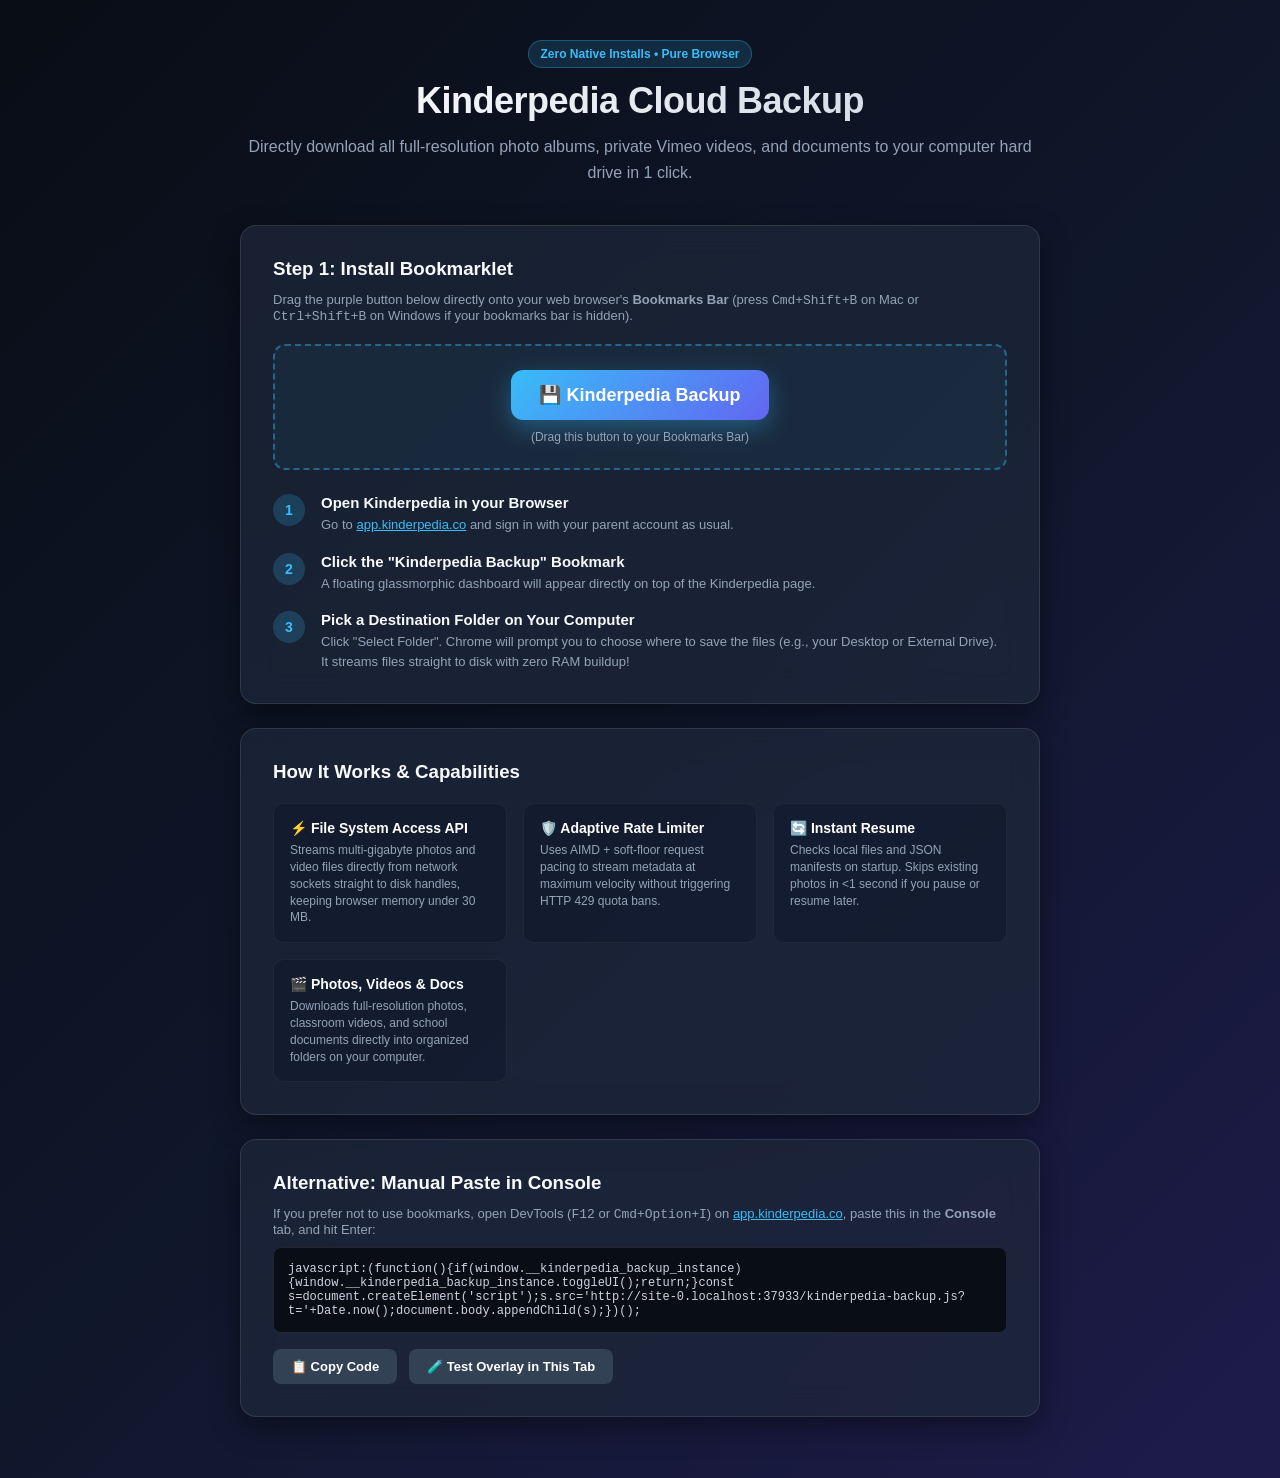
<file: index.html>
<!DOCTYPE html>
<html lang="en">
<head>
  <meta charset="UTF-8">
  <meta name="viewport" content="width=device-width, initial-scale=1.0">
  <title>Kinderpedia Cloud Backup — 1-Click Bookmarklet</title>
  <link rel="icon" type="image/svg+xml" href="favicon.svg">
  <link rel="alternate icon" type="image/png" href="favicon.png">
  <style>
    :root {
      --primary: #38bdf8;
      --primary-hover: #0284c7;
      --bg: #0f172a;
      --card-bg: rgba(30, 41, 59, 0.7);
      --border: rgba(255, 255, 255, 0.1);
      --text: #f8fafc;
      --text-muted: #94a3b8;
    }
    * { box-sizing: border-box; margin: 0; padding: 0; }
    body {
      font-family: -apple-system, BlinkMacSystemFont, "Segoe UI", Roboto, sans-serif;
      background: linear-gradient(135deg, #090d16 0%, #0f172a 50%, #1e1b4b 100%);
      color: var(--text);
      min-height: 100vh;
      display: flex;
      flex-direction: column;
      align-items: center;
      padding: 40px 20px;
    }
    .container {
      max-width: 800px;
      width: 100%;
    }
    header {
      text-align: center;
      margin-bottom: 40px;
    }
    .badge {
      display: inline-block;
      padding: 6px 12px;
      border-radius: 999px;
      background: rgba(56, 189, 248, 0.15);
      color: var(--primary);
      border: 1px solid rgba(56, 189, 248, 0.3);
      font-size: 12px;
      font-weight: 600;
      margin-bottom: 12px;
    }
    h1 {
      font-size: 36px;
      font-weight: 800;
      letter-spacing: -0.5px;
      margin-bottom: 12px;
      background: linear-gradient(90deg, #fff 0%, #cbd5e1 100%);
      -webkit-background-clip: text;
      -webkit-text-fill-color: transparent;
    }
    p.subtitle {
      font-size: 16px;
      color: var(--text-muted);
      line-height: 1.6;
    }
    .card {
      background: var(--card-bg);
      backdrop-filter: blur(16px);
      border: 1px solid var(--border);
      border-radius: 16px;
      padding: 32px;
      margin-bottom: 24px;
      box-shadow: 0 10px 30px rgba(0, 0, 0, 0.4);
    }
    .bookmark-cta {
      text-align: center;
      padding: 24px;
      background: rgba(56, 189, 248, 0.05);
      border: 2px dashed rgba(56, 189, 248, 0.4);
      border-radius: 12px;
      margin: 20px 0;
    }
    .bookmarklet-btn {
      display: inline-flex;
      align-items: center;
      gap: 10px;
      background: linear-gradient(135deg, #38bdf8 0%, #6366f1 100%);
      color: #fff;
      font-size: 18px;
      font-weight: 700;
      padding: 14px 28px;
      border-radius: 12px;
      text-decoration: none;
      box-shadow: 0 8px 24px rgba(56, 189, 248, 0.35);
      cursor: grab;
      user-select: none;
      transition: transform 0.15s ease, box-shadow 0.15s ease;
    }
    .bookmarklet-btn:hover {
      transform: translateY(-2px);
      box-shadow: 0 12px 32px rgba(56, 189, 248, 0.5);
    }
    .bookmarklet-btn:active {
      cursor: grabbing;
    }
    .steps {
      display: flex;
      flex-direction: column;
      gap: 18px;
      margin-top: 24px;
    }
    .step-item {
      display: flex;
      gap: 16px;
      align-items: flex-start;
    }
    .step-num {
      width: 32px;
      height: 32px;
      border-radius: 50%;
      background: rgba(56, 189, 248, 0.2);
      color: var(--primary);
      display: flex;
      align-items: center;
      justify-content: center;
      font-weight: 700;
      font-size: 14px;
      flex-shrink: 0;
    }
    .step-text h4 {
      font-size: 15px;
      font-weight: 600;
      margin-bottom: 4px;
    }
    .step-text p {
      font-size: 13px;
      color: var(--text-muted);
      line-height: 1.5;
    }
    .code-box {
      background: #090d16;
      border: 1px solid var(--border);
      border-radius: 8px;
      padding: 14px;
      font-family: ui-monospace, Menlo, monospace;
      font-size: 12px;
      color: #cbd5e1;
      overflow-x: auto;
      margin-top: 10px;
    }
    .features-grid {
      display: grid;
      grid-template-columns: repeat(auto-fit, minmax(220px, 1fr));
      gap: 16px;
      margin-top: 20px;
    }
    .feature-card {
      background: rgba(15, 23, 42, 0.5);
      border: 1px solid rgba(255, 255, 255, 0.05);
      padding: 16px;
      border-radius: 10px;
    }
    .feature-card h5 {
      font-size: 14px;
      color: #fff;
      margin-bottom: 6px;
      display: flex;
      align-items: center;
      gap: 6px;
    }
    .feature-card p {
      font-size: 12px;
      color: var(--text-muted);
      line-height: 1.4;
    }
    .test-actions {
      display: flex;
      gap: 12px;
      margin-top: 16px;
    }
    .btn {
      padding: 10px 18px;
      border-radius: 8px;
      font-weight: 600;
      font-size: 13px;
      border: none;
      cursor: pointer;
      transition: background 0.15s ease;
    }
    .btn-secondary {
      background: #334155;
      color: #fff;
    }
    .btn-secondary:hover {
      background: #475569;
    }
  </style>
</head>
<body>
  <div class="container">
    <header>
      <span class="badge">Zero Native Installs • Pure Browser</span>
      <h1>Kinderpedia Cloud Backup</h1>
      <p class="subtitle">Directly download all full-resolution photo albums, private Vimeo videos, and documents to your computer hard drive in 1 click.</p>
    </header>

    <div class="card">
      <h3 style="margin-bottom: 12px;">Step 1: Install Bookmarklet</h3>
      <p style="font-size: 13px; color: var(--text-muted);">
        Drag the purple button below directly onto your web browser's <b>Bookmarks Bar</b> (press <kbd>Cmd</kbd>+<kbd>Shift</kbd>+<kbd>B</kbd> on Mac or <kbd>Ctrl</kbd>+<kbd>Shift</kbd>+<kbd>B</kbd> on Windows if your bookmarks bar is hidden).
      </p>

      <div class="bookmark-cta">
        <a id="bookmarklet-link" class="bookmarklet-btn" href="#">
          💾 Kinderpedia Backup
        </a>
        <div style="font-size: 12px; color: var(--text-muted); margin-top: 10px;">
          (Drag this button to your Bookmarks Bar)
        </div>
      </div>

      <div class="steps">
        <div class="step-item">
          <div class="step-num">1</div>
          <div class="step-text">
            <h4>Open Kinderpedia in your Browser</h4>
            <p>Go to <a href="https://app.kinderpedia.co" target="_blank" style="color:var(--primary);">app.kinderpedia.co</a> and sign in with your parent account as usual.</p>
          </div>
        </div>

        <div class="step-item">
          <div class="step-num">2</div>
          <div class="step-text">
            <h4>Click the "Kinderpedia Backup" Bookmark</h4>
            <p>A floating glassmorphic dashboard will appear directly on top of the Kinderpedia page.</p>
          </div>
        </div>

        <div class="step-item">
          <div class="step-num">3</div>
          <div class="step-text">
            <h4>Pick a Destination Folder on Your Computer</h4>
            <p>Click "Select Folder". Chrome will prompt you to choose where to save the files (e.g., your Desktop or External Drive). It streams files straight to disk with zero RAM buildup!</p>
          </div>
        </div>
      </div>
    </div>

    <div class="card">
      <h3 style="margin-bottom: 12px;">How It Works & Capabilities</h3>
      <div class="features-grid">
        <div class="feature-card">
          <h5>⚡ File System Access API</h5>
          <p>Streams multi-gigabyte photos and video files directly from network sockets straight to disk handles, keeping browser memory under 30 MB.</p>
        </div>
        <div class="feature-card">
          <h5>🛡️ Adaptive Rate Limiter</h5>
          <p>Uses AIMD + soft-floor request pacing to stream metadata at maximum velocity without triggering HTTP 429 quota bans.</p>
        </div>
        <div class="feature-card">
          <h5>🔄 Instant Resume</h5>
          <p>Checks local files and JSON manifests on startup. Skips existing photos in &lt;1 second if you pause or resume later.</p>
        </div>
        <div class="feature-card">
          <h5>🎬 Photos, Videos & Docs</h5>
          <p>Downloads full-resolution photos, classroom videos, and school documents directly into organized folders on your computer.</p>
        </div>
      </div>
    </div>

    <div class="card">
      <h3 style="margin-bottom: 12px;">Alternative: Manual Paste in Console</h3>
      <p style="font-size: 13px; color: var(--text-muted); margin-bottom: 10px;">
        If you prefer not to use bookmarks, open DevTools (<kbd>F12</kbd> or <kbd>Cmd</kbd>+<kbd>Option</kbd>+<kbd>I</kbd>) on <a href="https://app.kinderpedia.co" target="_blank" style="color:var(--primary);">app.kinderpedia.co</a>, paste this in the <b>Console</b> tab, and hit Enter:
      </p>
      <div class="code-box" id="raw-code">
        // Generating bookmarklet code...
      </div>
      <div class="test-actions">
        <button id="copy-btn" class="btn btn-secondary">📋 Copy Code</button>
        <button id="launch-test-btn" class="btn btn-secondary">🧪 Test Overlay in This Tab</button>
      </div>
    </div>
  </div>

  <script>
    // Construct dynamic loader bookmarklet
    const currentOrigin = window.location.origin;
    const scriptUrl = new URL("kinderpedia-backup.js", window.location.href).href;

    const bookmarkletCode = `javascript:(function(){if(window.__kinderpedia_backup_instance){window.__kinderpedia_backup_instance.toggleUI();return;}const s=document.createElement('script');s.src='${scriptUrl}?t='+Date.now();document.body.appendChild(s);})();`;

    document.getElementById("bookmarklet-link").setAttribute("href", bookmarkletCode);
    document.getElementById("raw-code").textContent = bookmarkletCode;

    document.getElementById("copy-btn").addEventListener("click", () => {
      navigator.clipboard.writeText(bookmarkletCode).then(() => {
        alert("Bookmarklet code copied to clipboard! Paste it into Chrome Console on app.kinderpedia.co");
      });
    });

    document.getElementById("launch-test-btn").addEventListener("click", () => {
      const s = document.createElement("script");
      s.src = "kinderpedia-backup.js?t=" + Date.now();
      document.body.appendChild(s);
    });
  </script>
</body>
</html>
</file>
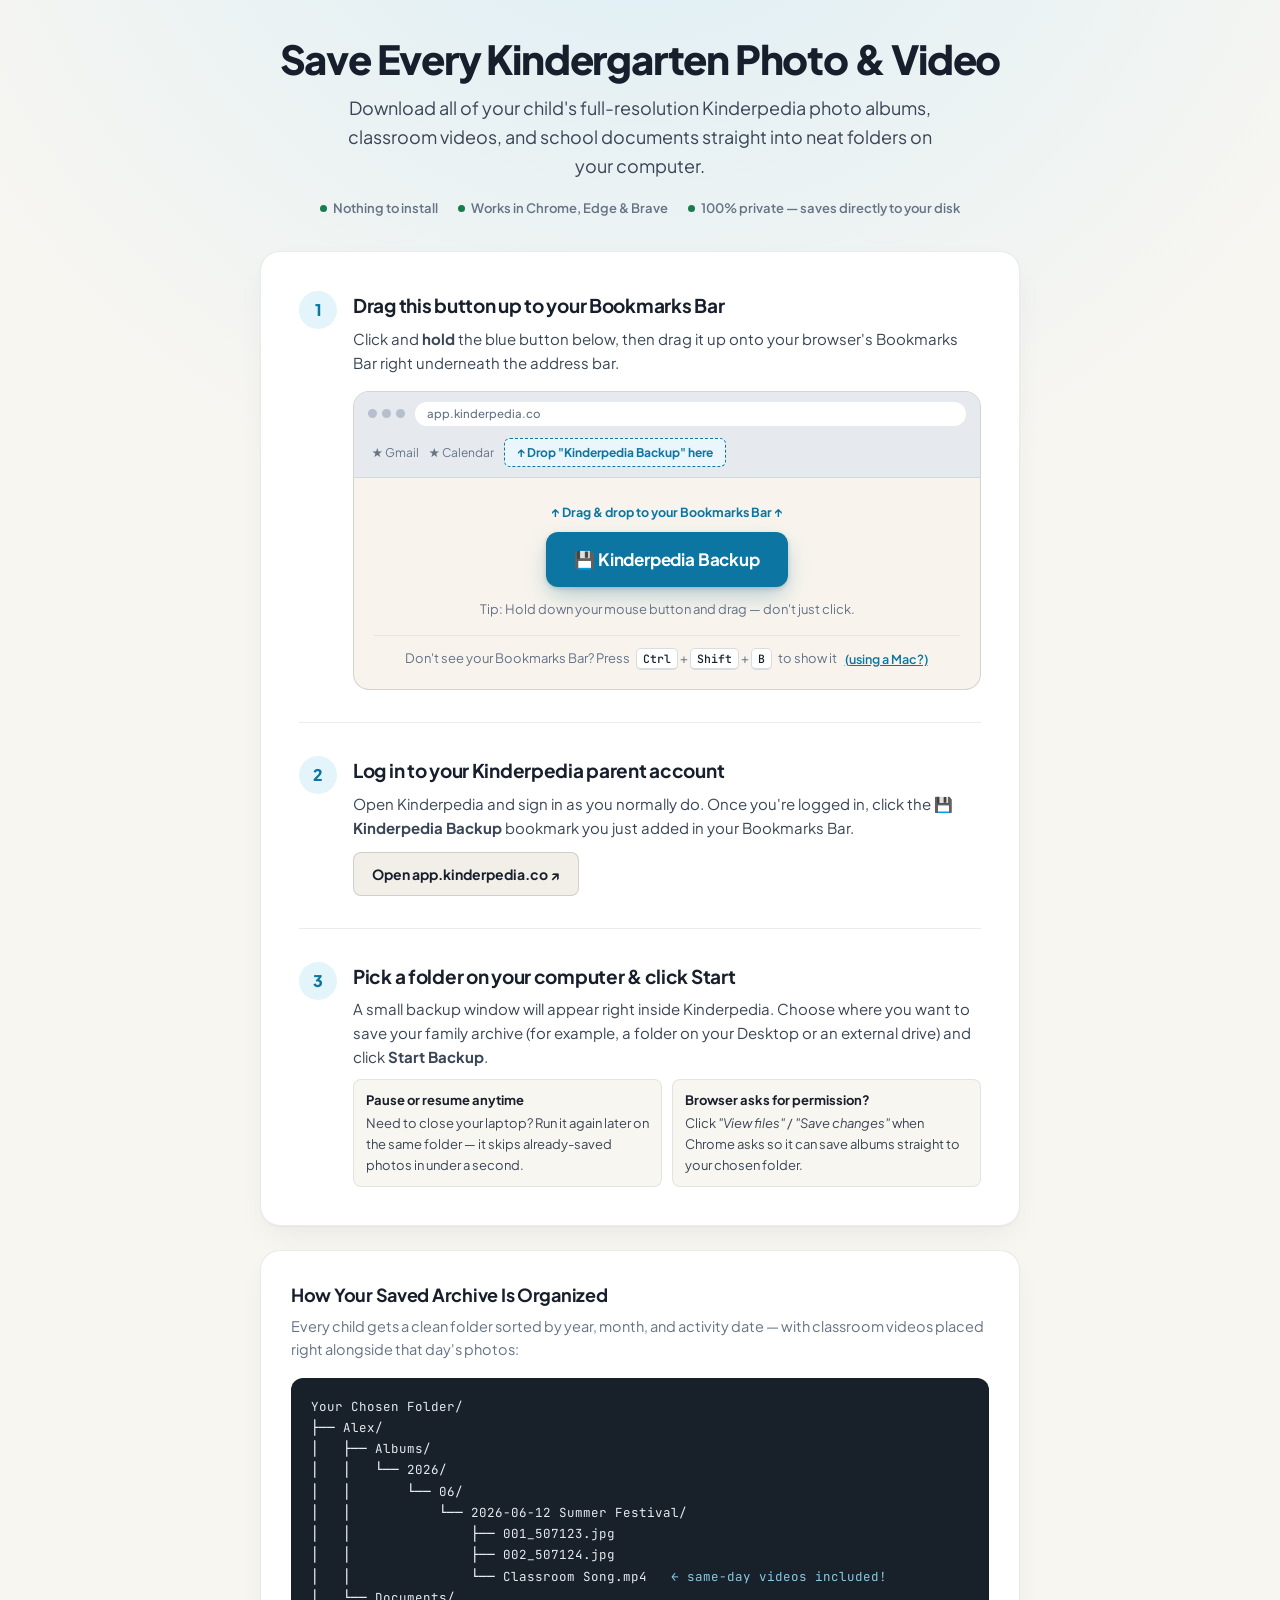
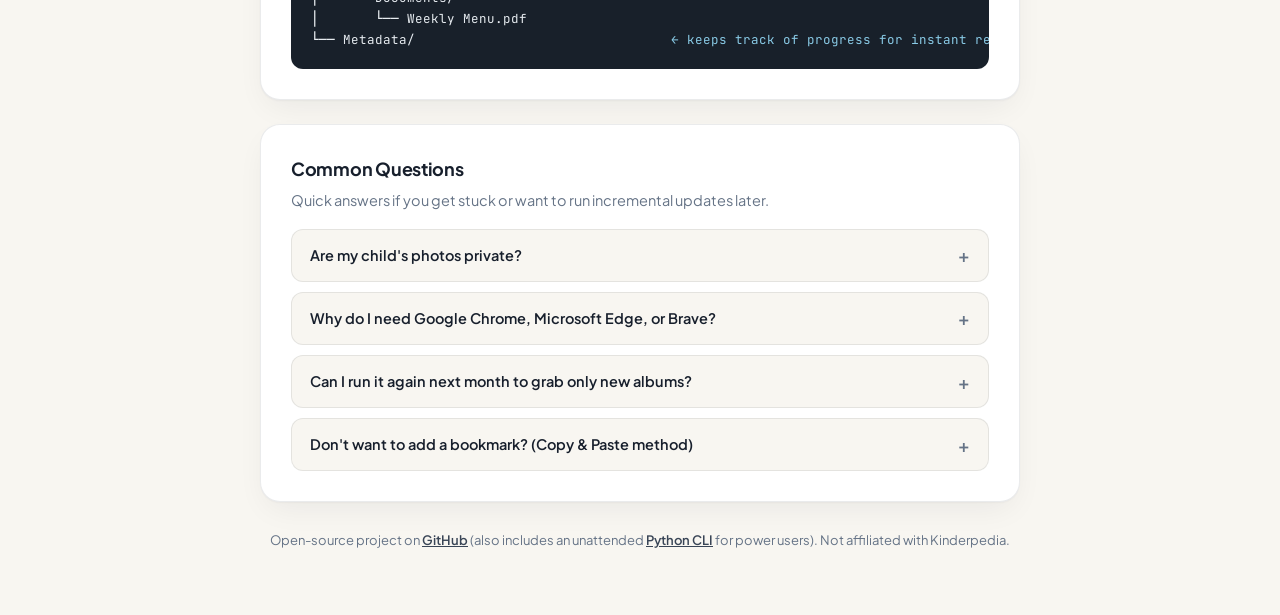
<file: bookmarklet/index.html>
<!DOCTYPE html>
<html lang="en">
<head>
  <meta charset="UTF-8">
  <meta name="viewport" content="width=device-width, initial-scale=1.0">
  <title>Kinderpedia Backup — Save All Your Child's Photos &amp; Videos in 3 Steps</title>
  <meta name="description" content="Free 1-click browser bookmarklet for parents to download all full-resolution Kinderpedia photo albums, classroom videos, and documents directly to their computer.">
  <link rel="icon" type="image/svg+xml" href="favicon.svg">
  <link rel="alternate icon" type="image/png" href="favicon.png">
  <link rel="preconnect" href="https://fonts.googleapis.com">
  <link rel="preconnect" href="https://fonts.gstatic.com" crossorigin>
  <link href="https://fonts.googleapis.com/css2?family=JetBrains+Mono:wght@500&family=Plus+Jakarta+Sans:wght@400;500;600;700;800&display=swap" rel="stylesheet">
  <style>
    :root {
      --bg-page: hsl(38, 35%, 96%);
      --bg-surface: hsl(0, 0%, 100%);
      --bg-subtle: hsl(38, 28%, 93%);
      --bg-warm-tint: hsl(38, 45%, 95%);
      --ink-strong: hsl(215, 32%, 13%);
      --ink-body: hsl(215, 20%, 28%);
      --ink-muted: hsl(215, 14%, 46%);
      --accent: hsl(198, 86%, 34%);
      --accent-hover: hsl(198, 90%, 28%);
      --accent-soft: hsl(198, 75%, 94%);
      --success: hsl(152, 68%, 29%);
      --success-soft: hsl(152, 55%, 93%);
      --warn-bg: hsl(36, 95%, 94%);
      --warn-ink: hsl(28, 78%, 26%);
      --line: hsla(215, 25%, 15%, 0.09);
      --line-strong: hsla(215, 25%, 15%, 0.16);
      --shadow-card:
        0 1px 2px hsla(215, 30%, 12%, 0.04),
        0 12px 32px -8px hsla(215, 30%, 12%, 0.07);
      --shadow-btn:
        0 2px 4px hsla(198, 86%, 20%, 0.18),
        0 10px 24px -4px hsla(198, 86%, 28%, 0.32);
      --radius-lg: 20px;
      --radius-md: 12px;
      --radius-sm: 8px;
    }

    * {
      box-sizing: border-box;
      margin: 0;
      padding: 0;
    }

    body {
      font-family: "Plus Jakarta Sans", -apple-system, BlinkMacSystemFont, "Segoe UI", sans-serif;
      background-color: var(--bg-page);
      background-image: radial-gradient(ellipse 90% 50% at 50% -10%, hsl(198, 60%, 91%), transparent 70%);
      color: var(--ink-body);
      line-height: 1.6;
      -webkit-font-smoothing: antialiased;
      padding: 36px 18px 64px;
    }

    .page-shell {
      max-width: 760px;
      margin: 0 auto;
    }

    /* Compatibility Notice Banner (shown only on Mobile or Safari/Firefox) */
    .compat-banner {
      display: none;
      background: var(--warn-bg);
      color: var(--warn-ink);
      border: 1px solid hsla(28, 70%, 40%, 0.2);
      border-radius: var(--radius-md);
      padding: 16px 20px;
      margin-bottom: 24px;
      font-size: 14px;
      line-height: 1.5;
      align-items: center;
      justify-content: space-between;
      gap: 16px;
      flex-wrap: wrap;
    }

    .compat-banner.is-visible {
      display: flex;
    }

    .compat-banner strong {
      display: block;
      font-size: 15px;
      margin-bottom: 2px;
    }

    .compat-copy-btn {
      background: var(--bg-surface);
      color: var(--warn-ink);
      border: 1px solid hsla(28, 70%, 35%, 0.25);
      padding: 8px 14px;
      border-radius: var(--radius-sm);
      font-family: inherit;
      font-size: 13px;
      font-weight: 600;
      cursor: pointer;
      white-space: nowrap;
      transition: background 0.15s ease, transform 0.15s ease;
    }

    .compat-copy-btn:hover {
      background: hsl(36, 60%, 98%);
      transform: translateY(-1px);
    }

    /* Hero Header */
    header.hero {
      text-align: center;
      margin-bottom: 32px;
    }

    header.hero h1 {
      font-size: clamp(28px, 5vw, 40px);
      font-weight: 800;
      color: var(--ink-strong);
      letter-spacing: -0.03em;
      line-height: 1.15;
      margin-bottom: 12px;
    }

    header.hero p.lead {
      font-size: clamp(16px, 2.3vw, 18px);
      color: var(--ink-body);
      max-width: 600px;
      margin: 0 auto 18px;
    }

    .trust-strip {
      display: flex;
      flex-wrap: wrap;
      justify-content: center;
      gap: 8px 20px;
      font-size: 13px;
      font-weight: 600;
      color: var(--ink-muted);
    }

    .trust-strip span {
      display: inline-flex;
      align-items: center;
      gap: 6px;
    }

    .trust-dot {
      width: 7px;
      height: 7px;
      border-radius: 50%;
      background: var(--success);
      display: inline-block;
    }

    /* Main Steps Card */
    .steps-card {
      background: var(--bg-surface);
      border: 1px solid var(--line);
      border-radius: var(--radius-lg);
      box-shadow: var(--shadow-card);
      padding: clamp(22px, 4vw, 38px);
      margin-bottom: 24px;
    }

    .step-list {
      list-style: none;
      display: flex;
      flex-direction: column;
      gap: 32px;
    }

    .step {
      display: grid;
      grid-template-columns: 38px 1fr;
      gap: 16px;
      align-items: start;
    }

    .step-badge {
      width: 38px;
      height: 38px;
      border-radius: 50%;
      background: var(--accent-soft);
      color: var(--accent);
      font-weight: 800;
      font-size: 16px;
      display: flex;
      align-items: center;
      justify-content: center;
      margin-top: 1px;
    }

    .step-body h2 {
      font-size: 19px;
      font-weight: 700;
      color: var(--ink-strong);
      letter-spacing: -0.015em;
      margin-bottom: 6px;
    }

    .step-body p {
      font-size: 15px;
      color: var(--ink-body);
    }

    .step-divider {
      height: 1px;
      background: var(--line);
      border: none;
    }

    /* Interactive Browser Mockup + Drag Zone */
    .drag-stage {
      margin-top: 16px;
      background: var(--bg-warm-tint);
      border: 1px solid var(--line-strong);
      border-radius: 16px;
      overflow: hidden;
    }

    .browser-bar-mock {
      background: hsl(215, 22%, 92%);
      border-bottom: 1px solid var(--line);
      padding: 10px 14px 8px;
      user-select: none;
    }

    .browser-top-row {
      display: flex;
      align-items: center;
      gap: 10px;
      margin-bottom: 8px;
    }

    .window-dots {
      display: flex;
      gap: 5px;
    }

    .window-dots i {
      width: 9px;
      height: 9px;
      border-radius: 50%;
      display: block;
      background: hsla(215, 16%, 55%, 0.45);
    }

    .mock-url {
      flex: 1;
      background: var(--bg-surface);
      border-radius: 999px;
      padding: 3px 12px;
      font-size: 11.5px;
      color: var(--ink-muted);
      font-weight: 500;
      overflow: hidden;
      text-overflow: ellipsis;
      white-space: nowrap;
    }

    .mock-bookmarks-bar {
      display: flex;
      align-items: center;
      gap: 10px;
      padding: 4px 4px 2px;
      font-size: 12px;
      color: var(--ink-muted);
    }

    .mock-drop-slot {
      display: inline-flex;
      align-items: center;
      gap: 6px;
      padding: 4px 12px;
      border-radius: 6px;
      border: 1.5px dashed var(--accent);
      background: hsla(198, 86%, 96%, 0.85);
      color: var(--accent);
      font-weight: 700;
      font-size: 12px;
      transition: transform 0.2s ease, background 0.2s ease;
    }

    .drag-stage.is-dragging .mock-drop-slot {
      background: var(--success-soft);
      border-color: var(--success);
      color: var(--success);
      transform: scale(1.04);
    }

    .drag-cta-body {
      padding: 24px 20px 20px;
      text-align: center;
    }

    .drag-arrow-hint {
      font-size: 12.5px;
      font-weight: 700;
      color: var(--accent);
      margin-bottom: 10px;
      display: flex;
      align-items: center;
      justify-content: center;
      gap: 6px;
    }

    .bookmarklet-btn {
      display: inline-flex;
      align-items: center;
      gap: 10px;
      background: var(--accent);
      color: #ffffff;
      font-size: 17px;
      font-weight: 700;
      letter-spacing: -0.01em;
      padding: 14px 28px;
      border-radius: var(--radius-md);
      text-decoration: none;
      box-shadow: var(--shadow-btn);
      cursor: grab;
      user-select: none;
      transition: transform 0.16s ease, background-color 0.16s ease, box-shadow 0.16s ease;
    }

    .bookmarklet-btn:hover {
      background: var(--accent-hover);
      transform: translateY(-2px);
    }

    .bookmarklet-btn:active {
      cursor: grabbing;
      transform: translateY(0);
    }

    .drag-feedback {
      margin-top: 12px;
      font-size: 13px;
      color: var(--ink-muted);
      min-height: 22px;
      transition: color 0.2s ease;
    }

    .drag-feedback.is-nudge {
      color: var(--warn-ink);
      background: var(--warn-bg);
      display: inline-block;
      padding: 6px 14px;
      border-radius: 999px;
      font-weight: 600;
      animation: gentlePop 0.28s ease;
    }

    .drag-feedback.is-active-drag {
      color: var(--success);
      font-weight: 700;
    }

    @keyframes gentlePop {
      0% { transform: scale(0.96); opacity: 0.5; }
      100% { transform: scale(1); opacity: 1; }
    }

    .shortcut-helper {
      margin-top: 14px;
      padding-top: 12px;
      border-top: 1px solid hsla(215, 25%, 15%, 0.08);
      font-size: 13px;
      color: var(--ink-muted);
      display: flex;
      align-items: center;
      justify-content: center;
      flex-wrap: wrap;
      gap: 6px;
    }

    kbd {
      font-family: "JetBrains Mono", ui-monospace, Menlo, monospace;
      font-size: 11.5px;
      font-weight: 500;
      background: var(--bg-surface);
      color: var(--ink-strong);
      border: 1px solid var(--line-strong);
      border-bottom-width: 2px;
      border-radius: 5px;
      padding: 2px 6px;
    }

    .os-switch-btn {
      background: none;
      border: none;
      color: var(--accent);
      font-family: inherit;
      font-size: 12.5px;
      font-weight: 600;
      text-decoration: underline;
      cursor: pointer;
      padding: 0 2px;
    }

    /* Step 2 Action Link */
    .open-kp-link {
      display: inline-flex;
      align-items: center;
      gap: 8px;
      margin-top: 12px;
      padding: 10px 18px;
      background: var(--bg-subtle);
      color: var(--ink-strong);
      font-weight: 700;
      font-size: 14px;
      border-radius: var(--radius-sm);
      border: 1px solid var(--line-strong);
      text-decoration: none;
      transition: background 0.15s ease, transform 0.15s ease;
    }

    .open-kp-link:hover {
      background: hsl(38, 25%, 89%);
      transform: translateY(-1px);
    }

    /* Step 3 Mini Tips */
    .step-notes {
      margin-top: 10px;
      display: grid;
      grid-template-columns: repeat(auto-fit, minmax(210px, 1fr));
      gap: 10px;
    }

    .mini-note {
      background: var(--bg-page);
      border: 1px solid var(--line);
      border-radius: var(--radius-sm);
      padding: 10px 12px;
      font-size: 13px;
      color: var(--ink-body);
    }

    .mini-note strong {
      color: var(--ink-strong);
      display: block;
      font-size: 13px;
      margin-bottom: 2px;
    }

    /* Folder Preview Section */
    .info-card {
      background: var(--bg-surface);
      border: 1px solid var(--line);
      border-radius: var(--radius-lg);
      box-shadow: var(--shadow-card);
      padding: clamp(20px, 3.5vw, 30px);
      margin-bottom: 24px;
    }

    .info-card h2 {
      font-size: 18px;
      font-weight: 700;
      color: var(--ink-strong);
      letter-spacing: -0.015em;
      margin-bottom: 6px;
    }

    .info-card > p {
      font-size: 14.5px;
      color: var(--ink-muted);
      margin-bottom: 16px;
    }

    .folder-tree {
      background: hsl(215, 28%, 13%);
      color: hsl(210, 25%, 92%);
      border-radius: var(--radius-md);
      padding: 18px 20px;
      font-family: "JetBrains Mono", ui-monospace, Menlo, monospace;
      font-size: 12.5px;
      line-height: 1.7;
      overflow-x: auto;
    }

    .folder-tree .comment {
      color: hsl(198, 65%, 72%);
    }

    /* FAQ Accordion */
    .faq-list {
      display: flex;
      flex-direction: column;
      gap: 10px;
    }

    details.faq-item {
      border: 1px solid var(--line);
      border-radius: var(--radius-md);
      background: var(--bg-page);
      overflow: hidden;
    }

    details.faq-item summary {
      padding: 14px 18px;
      font-weight: 600;
      font-size: 14.5px;
      color: var(--ink-strong);
      cursor: pointer;
      list-style: none;
      display: flex;
      align-items: center;
      justify-content: space-between;
      gap: 12px;
    }

    details.faq-item summary::-webkit-details-marker {
      display: none;
    }

    details.faq-item summary::after {
      content: "+";
      font-size: 18px;
      font-weight: 600;
      color: var(--ink-muted);
      line-height: 1;
      transition: transform 0.15s ease;
    }

    details.faq-item[open] summary::after {
      content: "−";
    }

    .faq-answer {
      padding: 0 18px 16px;
      font-size: 14px;
      color: var(--ink-body);
      line-height: 1.6;
    }

    .faq-answer a {
      color: var(--accent);
      font-weight: 600;
    }

    .code-box {
      background: hsl(215, 28%, 13%);
      color: hsl(210, 25%, 90%);
      border-radius: var(--radius-sm);
      padding: 12px 14px;
      font-family: "JetBrains Mono", ui-monospace, Menlo, monospace;
      font-size: 12px;
      overflow-x: auto;
      margin: 10px 0 12px;
      white-space: nowrap;
    }

    .console-actions {
      display: flex;
      flex-wrap: wrap;
      gap: 10px;
    }

    .btn-secondary {
      padding: 9px 15px;
      border-radius: var(--radius-sm);
      font-family: inherit;
      font-weight: 600;
      font-size: 13px;
      border: 1px solid var(--line-strong);
      background: var(--bg-surface);
      color: var(--ink-strong);
      cursor: pointer;
      transition: background 0.15s ease;
    }

    .btn-secondary:hover {
      background: var(--bg-subtle);
    }

    footer.page-footer {
      text-align: center;
      font-size: 13px;
      color: var(--ink-muted);
      margin-top: 28px;
    }

    footer.page-footer a {
      color: var(--ink-body);
      font-weight: 600;
      text-decoration: underline;
    }

    @media (max-width: 560px) {
      body {
        padding: 22px 14px 48px;
      }
      .step {
        grid-template-columns: 1fr;
        gap: 10px;
      }
      .bookmarklet-btn {
        width: 100%;
        justify-content: center;
      }
      .mock-bookmarks-bar span.mock-existing {
        display: none;
      }
    }
  </style>
</head>
<body>
  <div class="page-shell">
    <aside id="compat-banner" class="compat-banner" aria-live="polite">
      <div id="compat-message"></div>
      <button type="button" id="compat-copy-url-btn" class="compat-copy-btn">Copy Link for Chrome</button>
    </aside>

    <header class="hero">
      <h1>Save Every Kindergarten Photo &amp; Video</h1>
      <p class="lead">Download all of your child's full-resolution Kinderpedia photo albums, classroom videos, and school documents straight into neat folders on your computer.</p>
      <div class="trust-strip">
        <span><i class="trust-dot"></i> Nothing to install</span>
        <span><i class="trust-dot"></i> Works in Chrome, Edge &amp; Brave</span>
        <span><i class="trust-dot"></i> 100% private — saves directly to your disk</span>
      </div>
    </header>

    <main>
      <section class="steps-card" aria-label="Setup Steps">
        <ol class="step-list">
          <!-- STEP 1 -->
          <li class="step">
            <div class="step-badge" aria-hidden="true">1</div>
            <div class="step-body">
              <h2>Drag this button up to your Bookmarks Bar</h2>
              <p>Click and <strong>hold</strong> the blue button below, then drag it up onto your browser's Bookmarks Bar right underneath the address bar.</p>

              <div class="drag-stage" id="drag-stage">
                <div class="browser-bar-mock" aria-hidden="true">
                  <div class="browser-top-row">
                    <div class="window-dots"><i></i><i></i><i></i></div>
                    <div class="mock-url">app.kinderpedia.co</div>
                  </div>
                  <div class="mock-bookmarks-bar">
                    <span class="mock-existing">★ Gmail</span>
                    <span class="mock-existing">★ Calendar</span>
                    <span class="mock-drop-slot" id="mock-drop-slot">↑ Drop "Kinderpedia Backup" here</span>
                  </div>
                </div>

                <div class="drag-cta-body">
                  <div class="drag-arrow-hint" aria-hidden="true">↑ Drag &amp; drop to your Bookmarks Bar ↑</div>
                  <a id="bookmarklet-link" class="bookmarklet-btn" href="#" title="Drag me to your Bookmarks Bar">
                    💾 Kinderpedia Backup
                  </a>
                  <div id="drag-feedback" class="drag-feedback">
                    Tip: Hold down your mouse button and drag — don't just click.
                  </div>

                  <div class="shortcut-helper">
                    <span>Don't see your Bookmarks Bar? Press</span>
                    <span id="shortcut-keys"><kbd>⌘ Cmd</kbd> + <kbd>⇧ Shift</kbd> + <kbd>B</kbd></span>
                    <span>to show it</span>
                    <button type="button" id="os-switch-btn" class="os-switch-btn">(using Windows?)</button>
                  </div>
                </div>
              </div>
            </div>
          </li>

          <hr class="step-divider">

          <!-- STEP 2 -->
          <li class="step">
            <div class="step-badge" aria-hidden="true">2</div>
            <div class="step-body">
              <h2>Log in to your Kinderpedia parent account</h2>
              <p>Open Kinderpedia and sign in as you normally do. Once you're logged in, click the <strong>💾 Kinderpedia Backup</strong> bookmark you just added in your Bookmarks Bar.</p>
              <a id="open-kinderpedia-btn" class="open-kp-link" href="https://app.kinderpedia.co" target="_blank" rel="noopener">
                Open app.kinderpedia.co ↗
              </a>
            </div>
          </li>

          <hr class="step-divider">

          <!-- STEP 3 -->
          <li class="step">
            <div class="step-badge" aria-hidden="true">3</div>
            <div class="step-body">
              <h2>Pick a folder on your computer &amp; click Start</h2>
              <p>A small backup window will appear right inside Kinderpedia. Choose where you want to save your family archive (for example, a folder on your Desktop or an external drive) and click <strong>Start Backup</strong>.</p>
              <div class="step-notes">
                <div class="mini-note">
                  <strong>Pause or resume anytime</strong>
                  Need to close your laptop? Run it again later on the same folder — it skips already-saved photos in under a second.
                </div>
                <div class="mini-note">
                  <strong>Browser asks for permission?</strong>
                  Click <em>"View files"</em> / <em>"Save changes"</em> when Chrome asks so it can save albums straight to your chosen folder.
                </div>
              </div>
            </div>
          </li>
        </ol>
      </section>

      <!-- FOLDER PREVIEW -->
      <section class="info-card" aria-labelledby="preview-heading">
        <h2 id="preview-heading">How Your Saved Archive Is Organized</h2>
        <p>Every child gets a clean folder sorted by year, month, and activity date — with classroom videos placed right alongside that day's photos:</p>
        <pre class="folder-tree" aria-label="Example folder structure">Your Chosen Folder/
├── Alex/
│   ├── Albums/
│   │   └── 2026/
│   │       └── 06/
│   │           └── 2026-06-12 Summer Festival/
│   │               ├── 001_507123.jpg
│   │               ├── 002_507124.jpg
│   │               └── Classroom Song.mp4   <span class="comment">← same-day videos included!</span>
│   └── Documents/
│       └── Weekly Menu.pdf
└── Metadata/                                <span class="comment">← keeps track of progress for instant resume</span></pre>
      </section>

      <!-- FAQ & ALTERNATIVE -->
      <section class="info-card" aria-labelledby="faq-heading">
        <h2 id="faq-heading">Common Questions</h2>
        <p>Quick answers if you get stuck or want to run incremental updates later.</p>

        <div class="faq-list">
          <details class="faq-item">
            <summary>Are my child's photos private?</summary>
            <div class="faq-answer">
              Yes — 100%. The bookmarklet runs entirely inside your own logged-in Kinderpedia browser tab and saves photos, videos, and documents straight from Kinderpedia to your computer's hard drive. Neither your password nor your family photos are ever uploaded to any third-party storage server.
            </div>
          </details>

          <details class="faq-item">
            <summary>Why do I need Google Chrome, Microsoft Edge, or Brave?</summary>
            <div class="faq-answer">
              Saving tens of gigabytes of full-resolution photos and videos directly into organized folders without running out of memory uses a modern browser feature (<em>File System Access</em>) currently supported on desktop <strong>Chrome</strong>, <strong>Edge</strong>, <strong>Brave</strong>, and <strong>Opera</strong>. Safari, Firefox, and phone browsers cannot write folders directly to disk.
            </div>
          </details>

          <details class="faq-item">
            <summary>Can I run it again next month to grab only new albums?</summary>
            <div class="faq-answer">
              Yes! Simply open Kinderpedia, click the bookmark, and pick your existing backup folder. Any already-downloaded albums and videos are skipped automatically. (If you want to pull newly posted albums after a completed backup, delete <code>albums_index.json</code> and <code>videos_index.json</code> inside <code>Metadata/&lt;Child&gt;/</code>, or use the <a href="https://github.com/bogdan00/kinderpedia-backup/tree/main/python" target="_blank" rel="noopener">Python CLI's <code>--refresh-index</code> flag</a>.)
            </div>
          </details>

          <details class="faq-item">
            <summary>Don't want to add a bookmark? (Copy &amp; Paste method)</summary>
            <div class="faq-answer">
              Open <a href="https://app.kinderpedia.co" target="_blank" rel="noopener">app.kinderpedia.co</a>, press <kbd id="devtools-kbd">⌘ Cmd + ⌥ Option + J</kbd> to open the Console, paste the snippet below, and press <kbd>Enter</kbd>:
              <div class="code-box" id="raw-code">// Generating bookmarklet code...</div>
              <div class="console-actions">
                <button type="button" id="copy-btn" class="btn-secondary">Copy Snippet</button>
                <button type="button" id="launch-test-btn" class="btn-secondary">Preview Backup Window Here</button>
              </div>
            </div>
          </details>
        </div>
      </section>
    </main>

    <footer class="page-footer">
      <p>
        Open-source project on <a href="https://github.com/bogdan00/kinderpedia-backup" target="_blank" rel="noopener">GitHub</a>
        (also includes an unattended <a href="https://github.com/bogdan00/kinderpedia-backup/tree/main/python" target="_blank" rel="noopener">Python CLI</a> for power users).
        Not affiliated with Kinderpedia.
      </p>
    </footer>
  </div>

  <script>
    (() => {
      // 1. Build dynamic bookmarklet loader URL pointing next to this page
      const scriptUrl = new URL("kinderpedia-backup.js", window.location.href).href;
      const bookmarkletCode =
        "javascript:(function(){if(window.__kinderpedia_backup_instance){window.__kinderpedia_backup_instance.toggleUI();return;}const s=document.createElement('script');s.src='" +
        scriptUrl +
        "?t='+Date.now();document.body.appendChild(s);})();";

      const linkEl = document.getElementById("bookmarklet-link");
      const rawCodeEl = document.getElementById("raw-code");
      const dragStageEl = document.getElementById("drag-stage");
      const dragFeedbackEl = document.getElementById("drag-feedback");
      const dropSlotEl = document.getElementById("mock-drop-slot");

      linkEl.setAttribute("href", bookmarkletCode);
      rawCodeEl.textContent = bookmarkletCode;

      // 2. Gentle guidance when a user clicks instead of dragging (without breaking drag-and-drop!)
      linkEl.addEventListener("click", (e) => {
        e.preventDefault();
        dragFeedbackEl.className = "drag-feedback is-nudge";
        dragFeedbackEl.textContent =
          "Almost! Hold down your mouse button on the blue button and drag it up to your Bookmarks Bar ↑";
      });

      linkEl.addEventListener("dragstart", () => {
        dragStageEl.classList.add("is-dragging");
        dropSlotEl.textContent = "↑ Release on your real Bookmarks Bar above ↑";
        dragFeedbackEl.className = "drag-feedback is-active-drag";
        dragFeedbackEl.textContent = "Great! Drop it right onto your browser's Bookmarks Bar at the top of the window.";
      });

      linkEl.addEventListener("dragend", () => {
        dragStageEl.classList.remove("is-dragging");
        dropSlotEl.textContent = '↑ Drop "Kinderpedia Backup" here';
        dragFeedbackEl.className = "drag-feedback";
        dragFeedbackEl.textContent = "Dropped it on your Bookmarks Bar? Awesome — move on to Step 2!";
      });

      // 3. Auto-detect Mac vs Windows/Linux shortcuts with 1-click toggle
      const ua = navigator.userAgent || "";
      const platform = navigator.platform || "";
      let showingMac = /Mac|iPhone|iPad|iPod/i.test(platform) || /Mac OS/i.test(ua);

      const shortcutKeysEl = document.getElementById("shortcut-keys");
      const osSwitchBtn = document.getElementById("os-switch-btn");
      const devtoolsKbdEl = document.getElementById("devtools-kbd");

      function renderOsShortcuts() {
        if (showingMac) {
          shortcutKeysEl.innerHTML = "<kbd>⌘ Cmd</kbd> + <kbd>⇧ Shift</kbd> + <kbd>B</kbd>";
          osSwitchBtn.textContent = "(using Windows?)";
          devtoolsKbdEl.textContent = "⌘ Cmd + ⌥ Option + J";
        } else {
          shortcutKeysEl.innerHTML = "<kbd>Ctrl</kbd> + <kbd>Shift</kbd> + <kbd>B</kbd>";
          osSwitchBtn.textContent = "(using a Mac?)";
          devtoolsKbdEl.textContent = "Ctrl + Shift + J";
        }
      }
      renderOsShortcuts();

      osSwitchBtn.addEventListener("click", () => {
        showingMac = !showingMac;
        renderOsShortcuts();
      });

      // 4. Detect mobile devices or non-Chromium browsers (Safari / Firefox) up front
      const isMobile =
        /Android|webOS|iPhone|iPad|iPod|BlackBerry|IEMobile|Opera Mini|Mobile/i.test(ua) ||
        (navigator.maxTouchPoints > 1 && /Macintosh/.test(ua));
      const supportsDirectoryPicker = typeof window.showDirectoryPicker === "function";

      const compatBanner = document.getElementById("compat-banner");
      const compatMsg = document.getElementById("compat-message");
      const compatCopyBtn = document.getElementById("compat-copy-url-btn");

      if (isMobile) {
        compatMsg.innerHTML =
          "<strong>Open this page on a computer (Mac or PC)</strong>Phones and tablets can't save gigabytes of folders directly to disk. Copy this link and open it in <b>Google Chrome</b> or <b>Microsoft Edge</b> on your computer.";
        compatCopyBtn.textContent = "Copy Page Link";
        compatBanner.classList.add("is-visible");
      } else if (!supportsDirectoryPicker) {
        compatMsg.innerHTML =
          "<strong>Please open this page in Chrome, Edge, or Brave</strong>Your current browser (such as Safari or Firefox) doesn't support direct folder downloads. Copy this link and paste it into Google Chrome or Microsoft Edge.";
        compatCopyBtn.textContent = "Copy Link for Chrome";
        compatBanner.classList.add("is-visible");
      }

      compatCopyBtn.addEventListener("click", () => {
        navigator.clipboard.writeText(window.location.href).then(() => {
          const orig = compatCopyBtn.textContent;
          compatCopyBtn.textContent = "✓ Link Copied!";
          setTimeout(() => {
            compatCopyBtn.textContent = orig;
          }, 2200);
        });
      });

      // 5. Copy Console snippet & Preview overlay controls
      const copyBtn = document.getElementById("copy-btn");
      copyBtn.addEventListener("click", () => {
        navigator.clipboard.writeText(bookmarkletCode).then(() => {
          copyBtn.textContent = "✓ Copied to Clipboard!";
          setTimeout(() => {
            copyBtn.textContent = "Copy Snippet";
          }, 2200);
        });
      });

      document.getElementById("launch-test-btn").addEventListener("click", () => {
        if (window.__kinderpedia_backup_instance && typeof window.__kinderpedia_backup_instance.toggleUI === "function") {
          window.__kinderpedia_backup_instance.toggleUI();
          return;
        }
        const s = document.createElement("script");
        s.src = "kinderpedia-backup.js?t=" + Date.now();
        document.body.appendChild(s);
      });
    })();
  </script>
</body>
</html>
</file>
